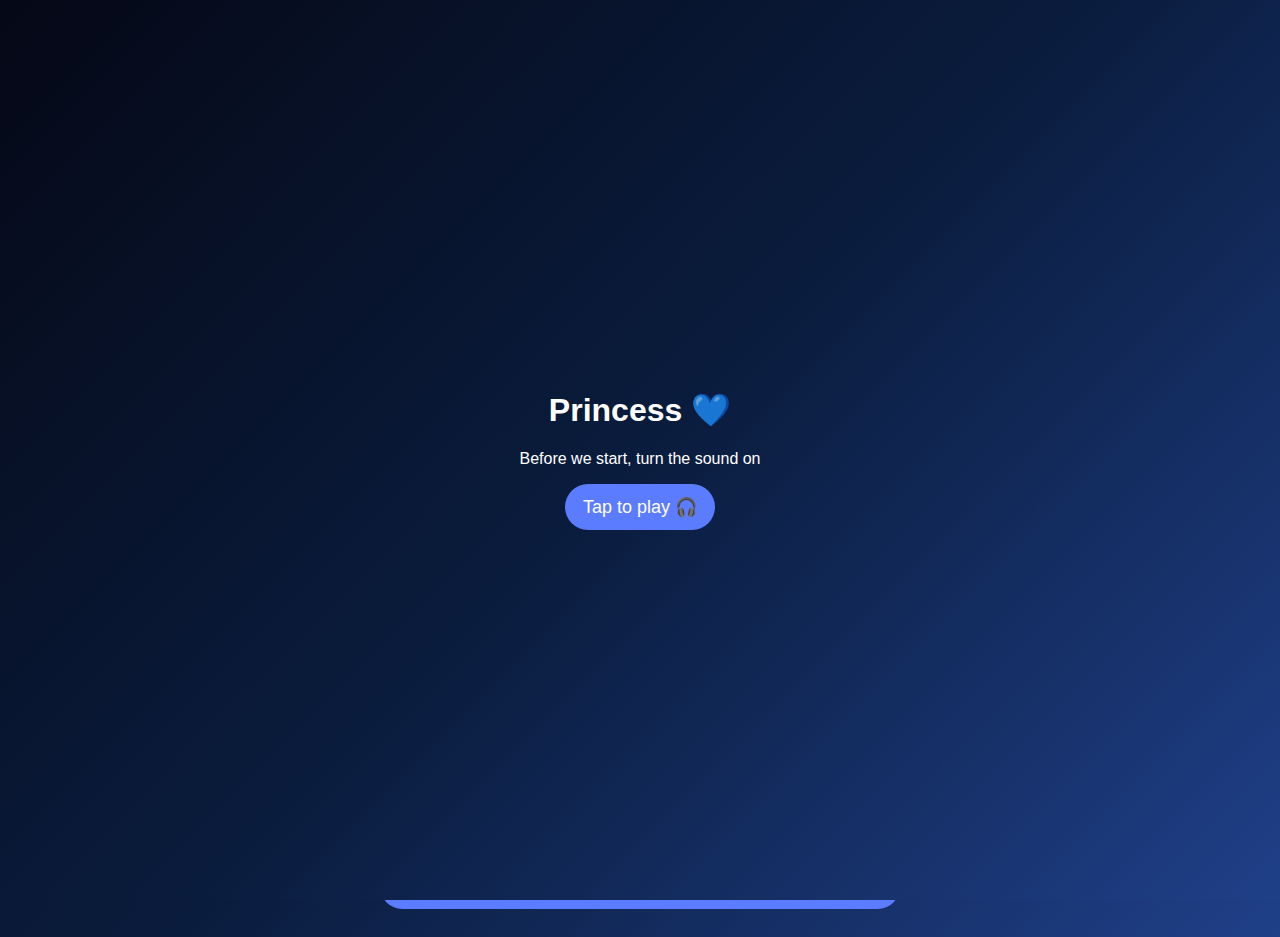
<file: index.html>
<!DOCTYPE html>
<html lang="en">
<head>
  <meta charset="UTF-8">
  <meta name="viewport" content="width=device-width, initial-scale=1.0">
  <title>For Princess 💙</title>
  <link rel="stylesheet" href="css/style.css">
</head>

<body>

  <div id="hearts"></div>

  <!-- MUSIC -->
  <audio id="music" loop>
    <source src="assets/take-you-there.mp3" type="audio/mpeg">
  </audio>

  <!-- INTRO OVERLAY -->
  <div id="intro">
    <div class="center">
      <h1>Princess 💙</h1>
      <p>Before we start, turn the sound on</p>
      <button id="startBtn" type="button">Tap to play 🎧</button>
    </div>
  </div>

  <!-- QUESTION 1 -->
  <div id="q1" class="page">
    <img src="images/q1.jpg" class="photo" alt="Q1 photo">
    <h2>When did we both start acting different around each other even if we didn’t say it out loud?</h2>

    <div class="choices">
      <button type="button" onclick="next()">June 2023</button>
      <button type="button" onclick="next()">December 2022</button>
      <button type="button" onclick="next()">February 2024</button>
      <button type="button" onclick="next()">August 2023</button>
    </div>
  </div>

  <script src="js/hearts.js"></script>
  <script src="js/intro.js"></script>
</body>
</html>
</file>
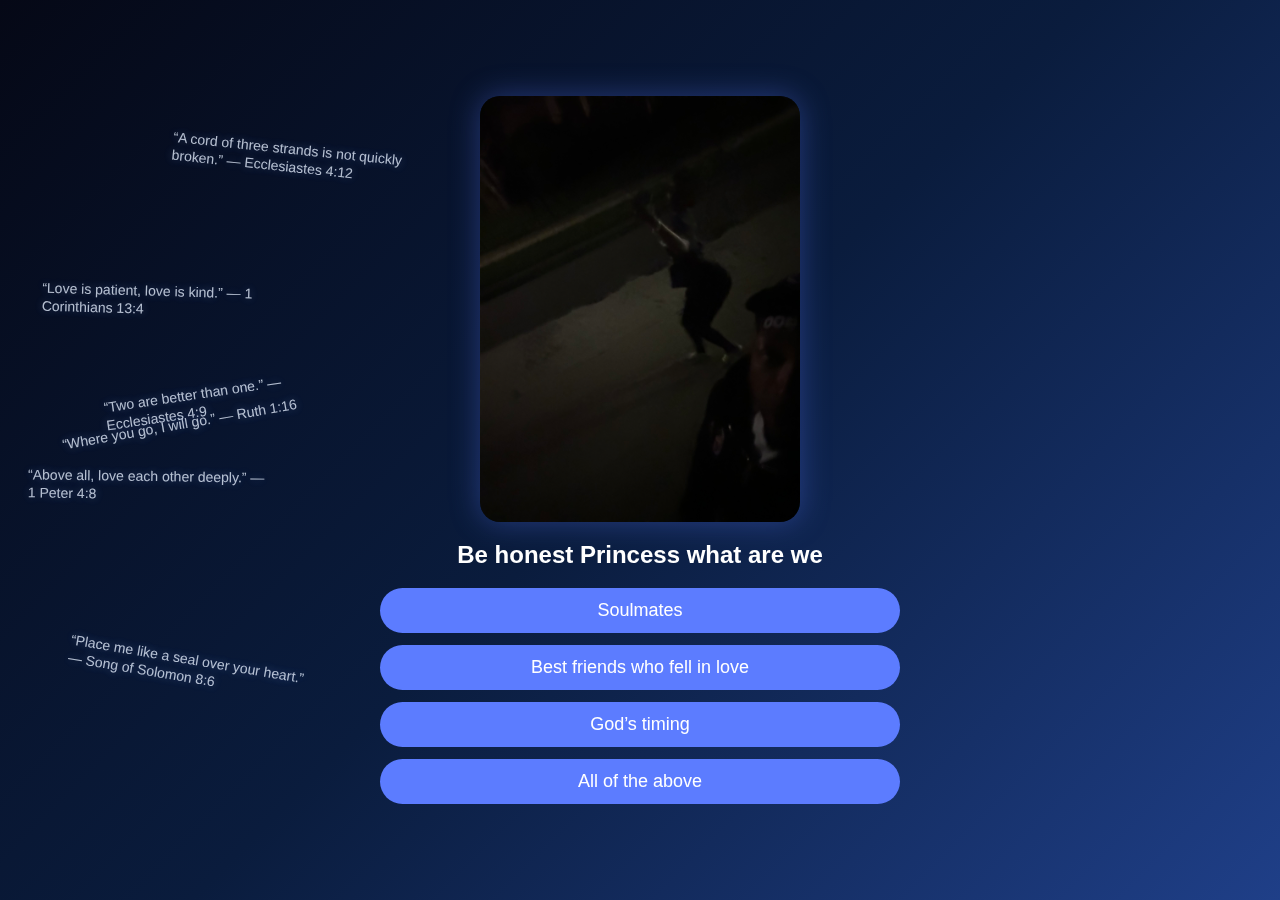
<file: q10.html>
<!DOCTYPE html>
<html lang="en">
<head>
  <meta charset="UTF-8"><meta name="viewport" content="width=device-width, initial-scale=1.0">
  <title>Q10</title>
  <link rel="stylesheet" href="css/style.css">
</head>
<body>
  <div id="quotes"></div>
  <div id="hearts"></div>

  <audio id="music" loop>
    <source src="assets/take-you-there.mp3" type="audio/mpeg">
  </audio>

  <div class="page">
    <img src="images/q10.jpg" class="photo" alt="Q10 photo">
    <h2>Be honest Princess what are we</h2>

    <div class="choices">
      <button onclick="go('q10','Soulmates','final.html')">Soulmates</button>
      <button onclick="go('q10','Best friends who fell in love','final.html')">Best friends who fell in love</button>
      <button onclick="go('q10','God’s timing','final.html')">God’s timing</button>
      <button onclick="go('q10','All of the above','final.html')">All of the above</button>
    </div>
  </div>

  <script>
    function go(q,a,next){
      localStorage.setItem(q,a);
      if (window.__saveMusicTime) window.__saveMusicTime();
      window.location.href = next;
    }
  </script>

  <script src="js/hearts.js"></script>
  <script src="js/quotes.js"></script>
  <script src="js/music.js"></script>
</body>
</html>
</file>
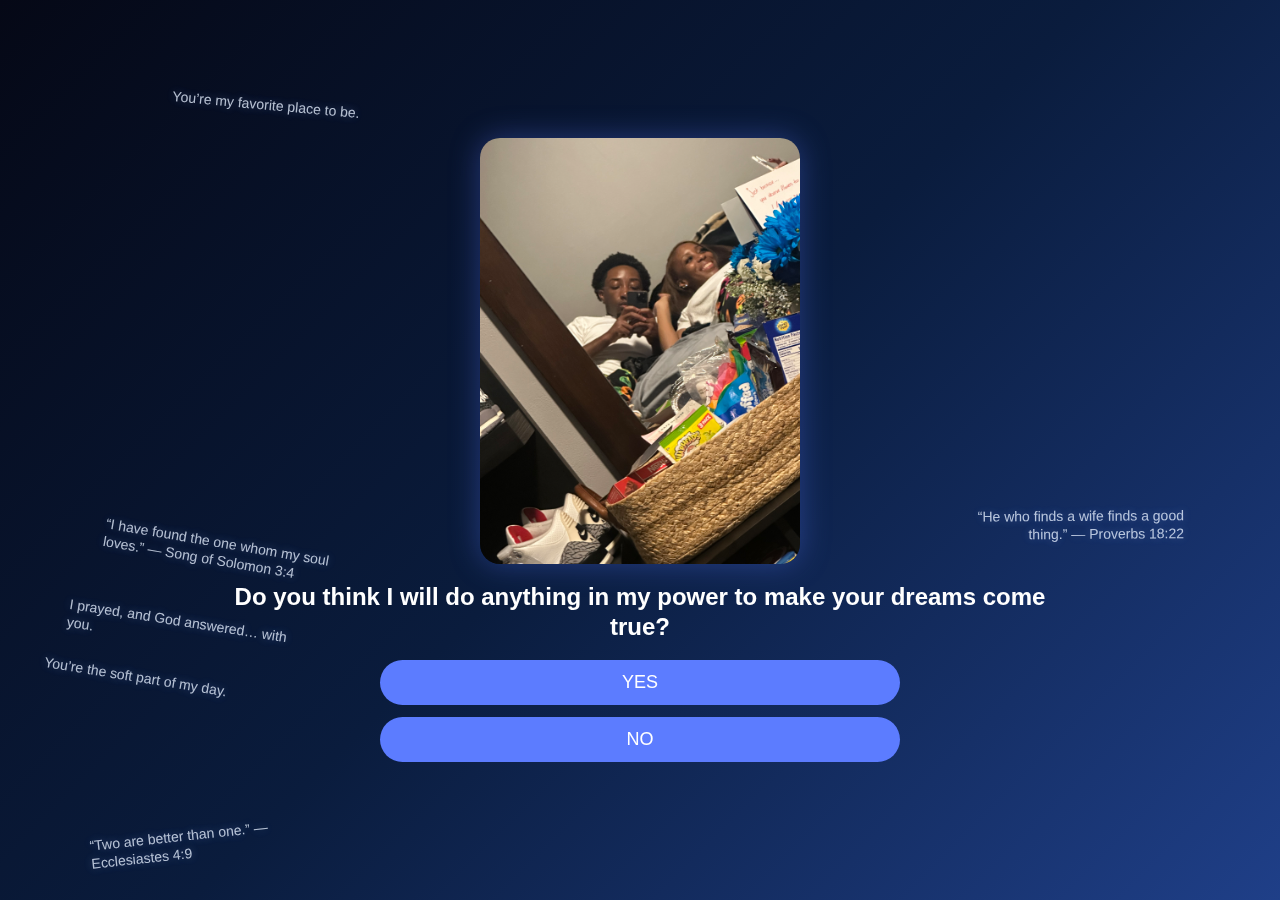
<file: q2.html>
<!DOCTYPE html>
<html lang="en">
<head>
  <meta charset="UTF-8">
  <meta name="viewport" content="width=device-width, initial-scale=1.0">
  <title>Q2</title>
  <link rel="stylesheet" href="css/style.css">
</head>

<body>
  <!-- floating layers -->
  <div id="quotes"></div>
  <div id="hearts"></div>

  <!-- IMPORTANT: SAME ID ON EVERY PAGE -->
  <audio id="music" preload="auto" loop>
    <source src="assets/take-you-there.mp3" type="audio/mpeg">
  </audio>

  <div class="page">
    <img src="images/q2.jpg" class="photo" alt="Q2 photo">

    <h2>Do you think I will do anything in my power to make your dreams come true?</h2>

    <div class="choices">
      <button onclick="go('q2','YES','q3.html')">YES</button>
      <button onclick="go('q2','NO','q3.html')">NO</button>
    </div>
  </div>

  <script>
    function go(q, a, next){
      localStorage.setItem(q, a);
      if (window.__saveMusicTime) window.__saveMusicTime();
      window.location.href = next;
    }
  </script>

  <!-- global scripts (order matters) -->
  <script src="js/hearts.js"></script>
  <script src="js/quotes.js"></script>
  <script src="js/music.js"></script>
</body>
</html>
</file>
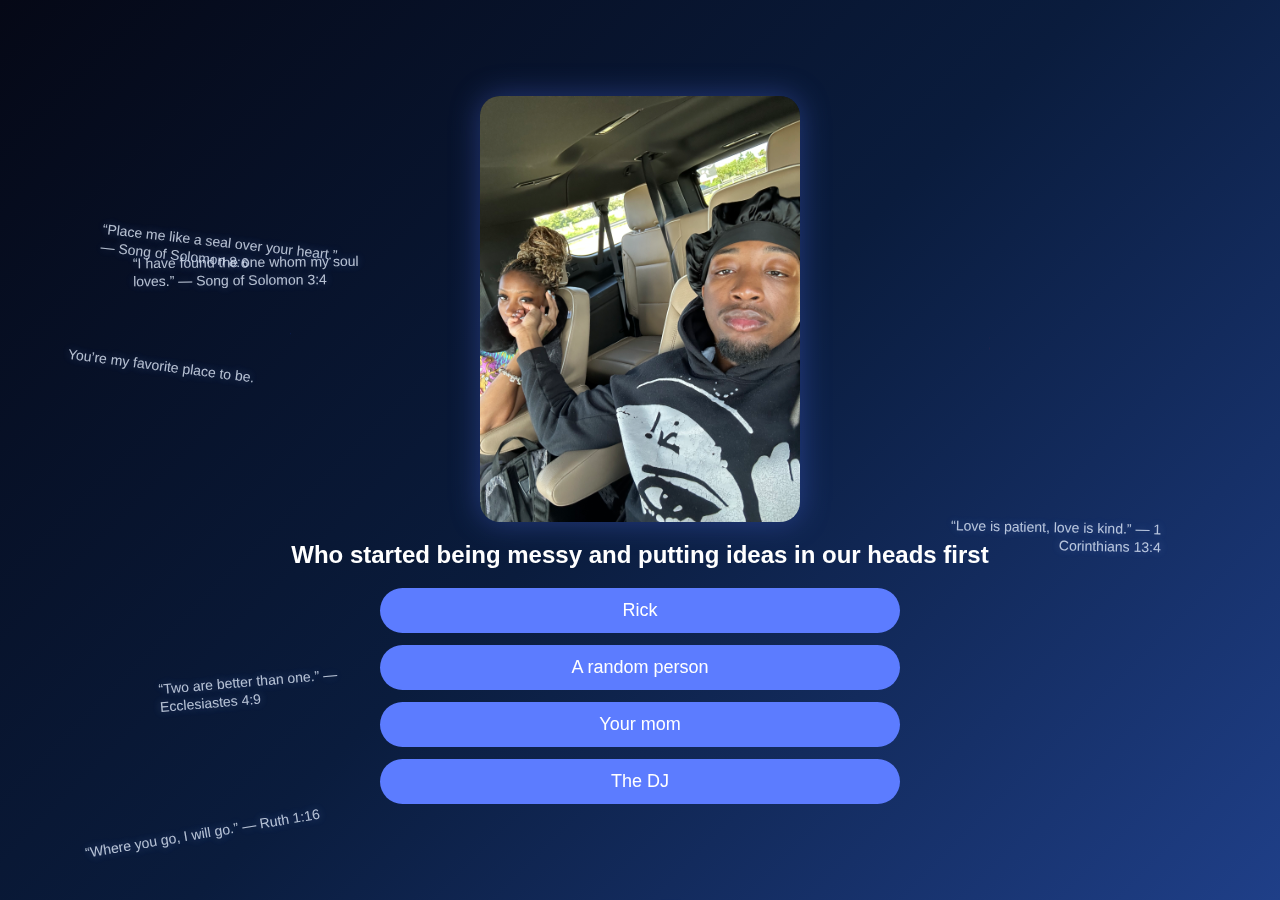
<file: q3.html>
<!DOCTYPE html>
<html lang="en">
<head>
  <meta charset="UTF-8"><meta name="viewport" content="width=device-width, initial-scale=1.0">
  <title>Q3</title>
  <link rel="stylesheet" href="css/style.css">
</head>
<body>
  <div id="hearts"></div>

  <audio id="music" loop>
    <source src="assets/take-you-there.mp3" type="audio/mpeg">
  </audio>

  <div class="page">
    <img src="images/q3.jpg" class="photo" alt="Q3 photo">
    <h2>Who started being messy and putting ideas in our heads first</h2>

    <div class="choices">
      <button onclick="go('q3','Rick','q4.html')">Rick</button>
      <button onclick="go('q3','A random person','q4.html')">A random person</button>
      <button onclick="go('q3','Your mom','q4.html')">Your mom</button>
      <button onclick="go('q3','The DJ','q4.html')">The DJ</button>
    </div>
  </div>

  <script>
    function go(q,a,next){ localStorage.setItem(q,a); window.location.href=next; }
  </script>

  <script src="js/hearts.js"></script>
  <script src="js/quotes.js"></script>
  <script src="js/music.js"></script>
</body>
</html>
</file>
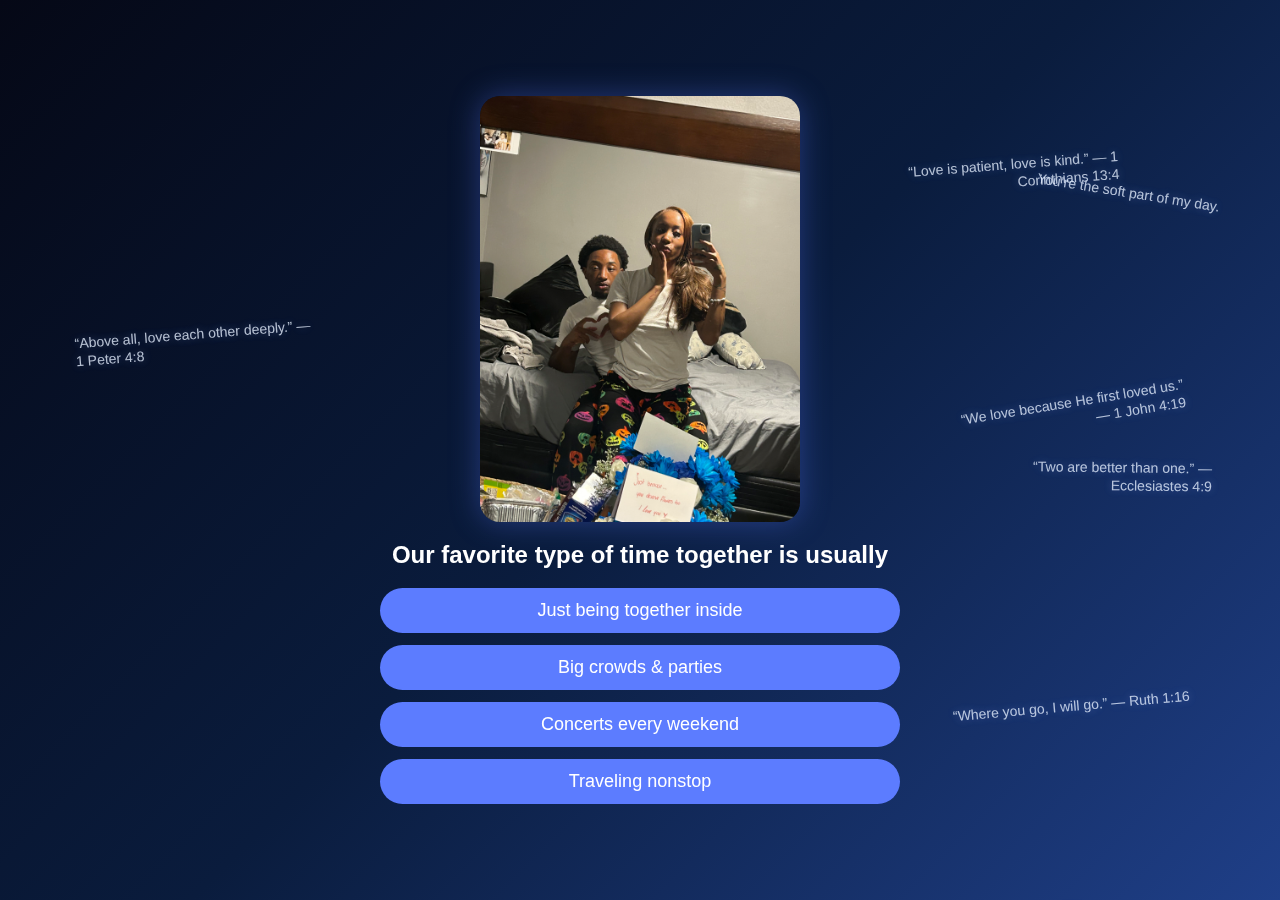
<file: q4.html>
<!DOCTYPE html>
<html lang="en">
<head>
  <meta charset="UTF-8"><meta name="viewport" content="width=device-width, initial-scale=1.0">
  <title>Q4</title>
  <link rel="stylesheet" href="css/style.css">
</head>
<body>
  <div id="quotes"></div>
  <div id="hearts"></div>

  <audio id="music" loop>
    <source src="assets/take-you-there.mp3" type="audio/mpeg">
  </audio>

  <div class="page">
    <img src="images/q4.jpg" class="photo" alt="Q4 photo">
    <h2>Our favorite type of time together is usually</h2>

    <div class="choices">
      <button onclick="go('q4','Just being together inside','q5.html')">Just being together inside</button>
      <button onclick="go('q4','Big crowds & parties','q5.html')">Big crowds & parties</button>
      <button onclick="go('q4','Concerts every weekend','q5.html')">Concerts every weekend</button>
      <button onclick="go('q4','Traveling nonstop','q5.html')">Traveling nonstop</button>
    </div>
  </div>

  <script>
    function go(q,a,next){
      localStorage.setItem(q,a);
      if (window.__saveMusicTime) window.__saveMusicTime();
      window.location.href = next;
    }
  </script>

  <script src="js/hearts.js"></script>
  <script src="js/quotes.js"></script>
  <script src="js/music.js"></script>
</body>
</html>
</file>
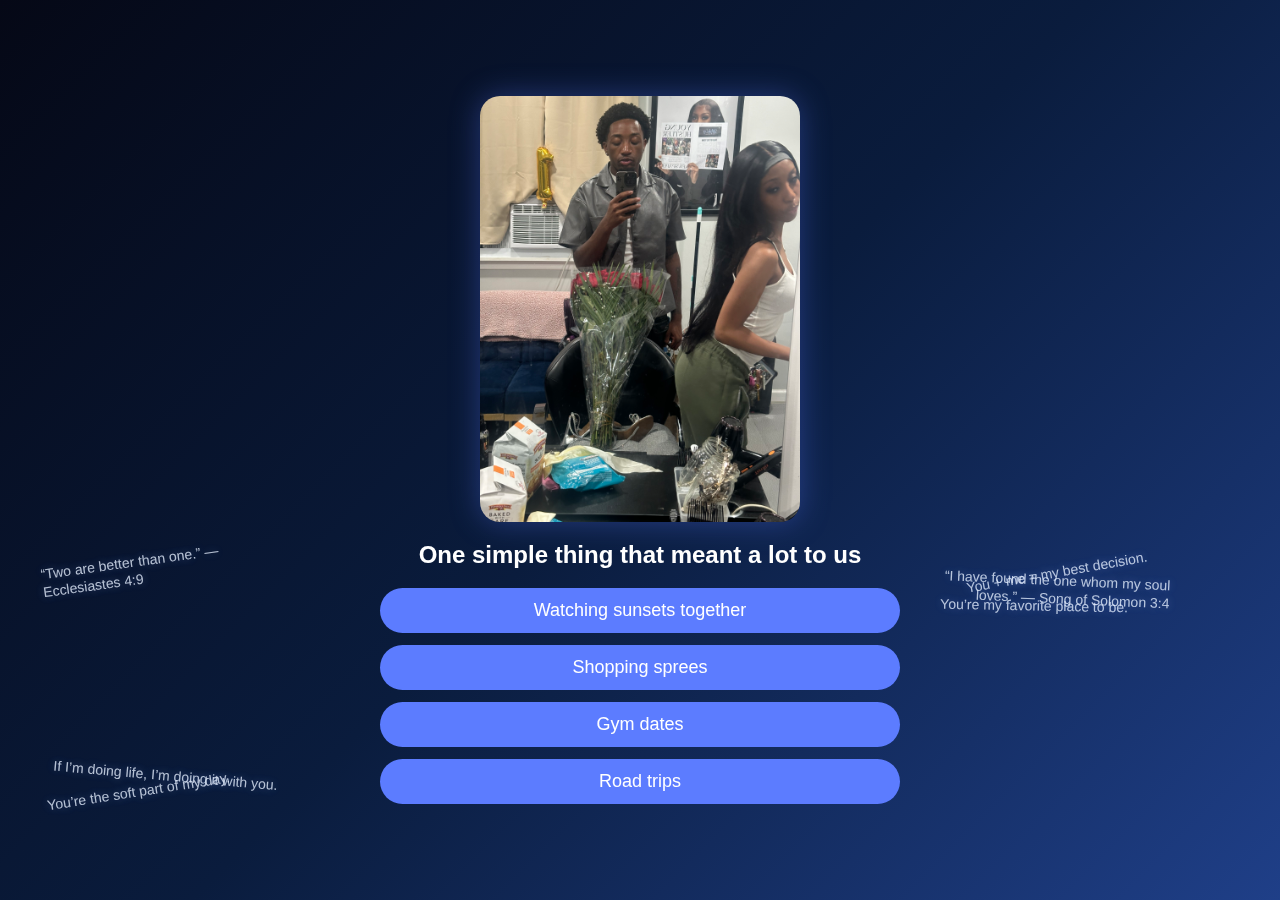
<file: q5.html>
<!DOCTYPE html>
<html lang="en">
<head>
  <meta charset="UTF-8"><meta name="viewport" content="width=device-width, initial-scale=1.0">
  <title>Q5</title>
  <link rel="stylesheet" href="css/style.css">
</head>
<body>
  <div id="hearts"></div>

  <audio id="music" loop>
    <source src="assets/take-you-there.mp3" type="audio/mpeg">
  </audio>

  <div class="page">
    <img src="images/q5.jpg" class="photo" alt="Q5 photo">
    <h2>One simple thing that meant a lot to us</h2>

    <div class="choices">
      <button onclick="go('q5','Watching sunsets together','q6.html')">Watching sunsets together</button>
      <button onclick="go('q5','Shopping sprees','q6.html')">Shopping sprees</button>
      <button onclick="go('q5','Gym dates','q6.html')">Gym dates</button>
      <button onclick="go('q5','Road trips','q6.html')">Road trips</button>
    </div>
  </div>

  <script>
    function go(q,a,next){ localStorage.setItem(q,a); window.location.href=next; }
  </script>

  <script src="js/hearts.js"></script>
  <script src="js/quotes.js"></script>
  <script src="js/music.js"></script>
</body>
</html>
</file>
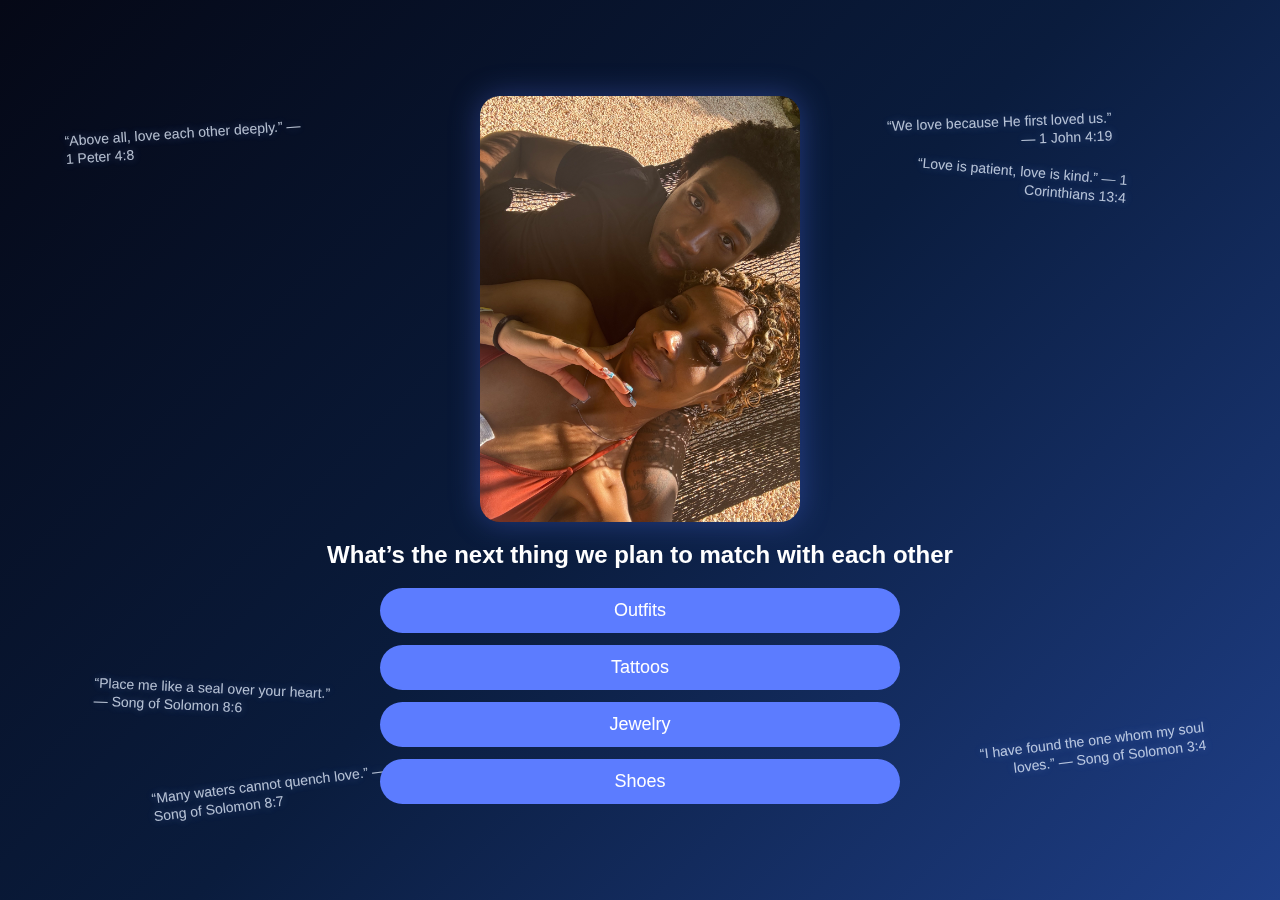
<file: q6.html>
<!DOCTYPE html>
<html lang="en">
<head>
  <meta charset="UTF-8"><meta name="viewport" content="width=device-width, initial-scale=1.0">
  <title>Q6</title>
  <link rel="stylesheet" href="css/style.css">
</head>
<body>
  <div id="quotes"></div>
  <div id="hearts"></div>

  <audio id="music" loop>
    <source src="assets/take-you-there.mp3" type="audio/mpeg">
  </audio>

  <div class="page">
    <img src="images/q6.jpg" class="photo" alt="Q6 photo">
    <h2>What’s the next thing we plan to match with each other</h2>

    <div class="choices">
      <button onclick="go('q6','Outfits','q7.html')">Outfits</button>
      <button onclick="go('q6','Tattoos','q7.html')">Tattoos</button>
      <button onclick="go('q6','Jewelry','q7.html')">Jewelry</button>
      <button onclick="go('q6','Shoes','q7.html')">Shoes</button>
    </div>
  </div>

  <script>
    function go(q,a,next){
      localStorage.setItem(q,a);
      if (window.__saveMusicTime) window.__saveMusicTime();
      window.location.href = next;
    }
  </script>

  <script src="js/hearts.js"></script>
  <script src="js/quotes.js"></script>
  <script src="js/music.js"></script>
</body>
</html>
</file>
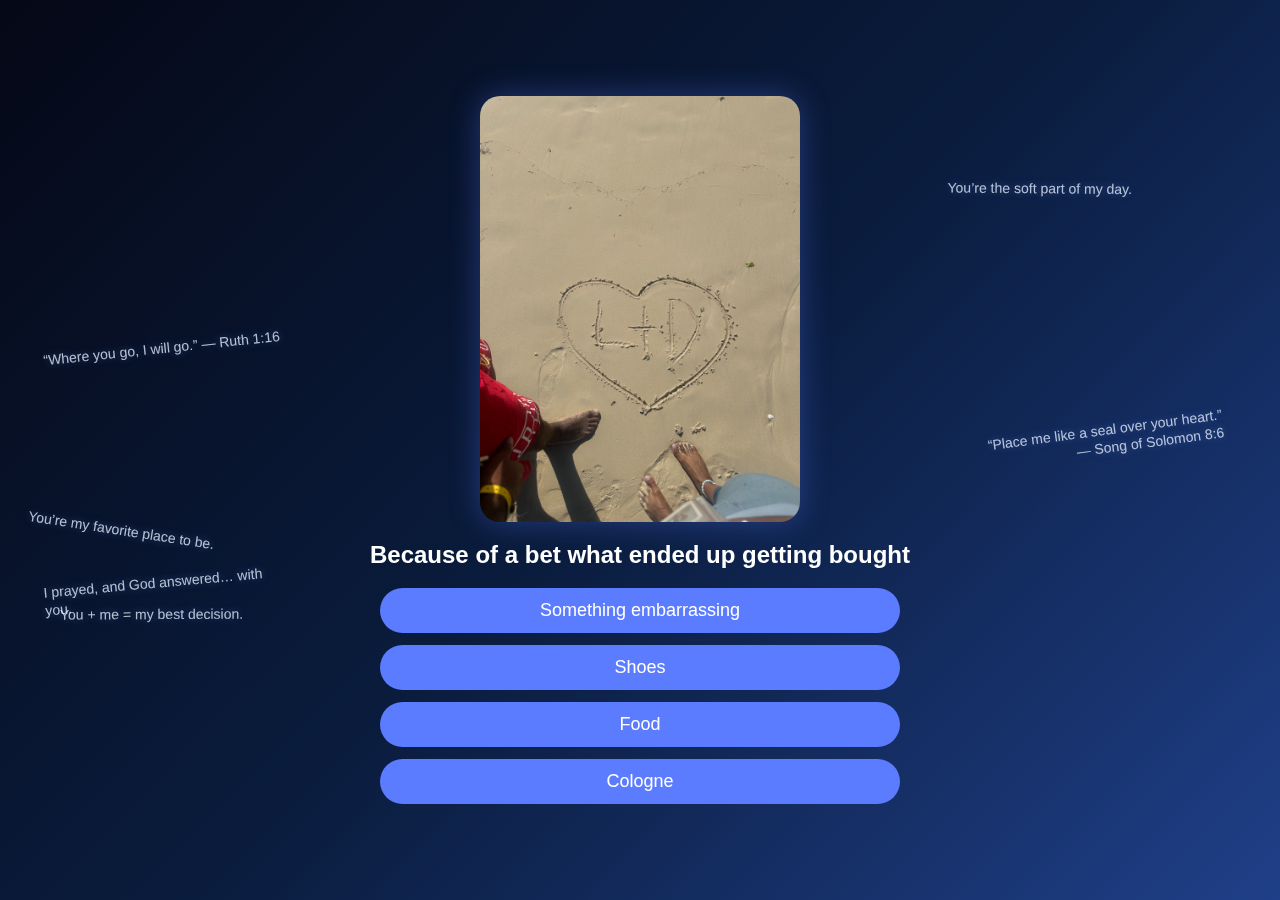
<file: q7.html>
<!DOCTYPE html>
<html lang="en">
<head>
  <meta charset="UTF-8"><meta name="viewport" content="width=device-width, initial-scale=1.0">
  <title>Q7</title>
  <link rel="stylesheet" href="css/style.css">
</head>
<body>
  <div id="hearts"></div>

  <audio id="music" loop>
    <source src="assets/take-you-there.mp3" type="audio/mpeg">
  </audio>

  <div class="page">
    <img src="images/q7.jpg" class="photo" alt="Q7 photo">
    <h2>Because of a bet what ended up getting bought</h2>

    <div class="choices">
      <button onclick="go('q7','Something embarrassing','q8.html')">Something embarrassing</button>
      <button onclick="go('q7','Shoes','q8.html')">Shoes</button>
      <button onclick="go('q7','Food','q8.html')">Food</button>
      <button onclick="go('q7','Cologne','q8.html')">Cologne</button>
    </div>
  </div>

  <script>
    function go(q,a,next){ localStorage.setItem(q,a); window.location.href=next; }
  </script>

  <script src="js/hearts.js"></script>
  <script src="js/quotes.js"></script>
  <script src="js/music.js"></script>
</body>
</html>
</file>
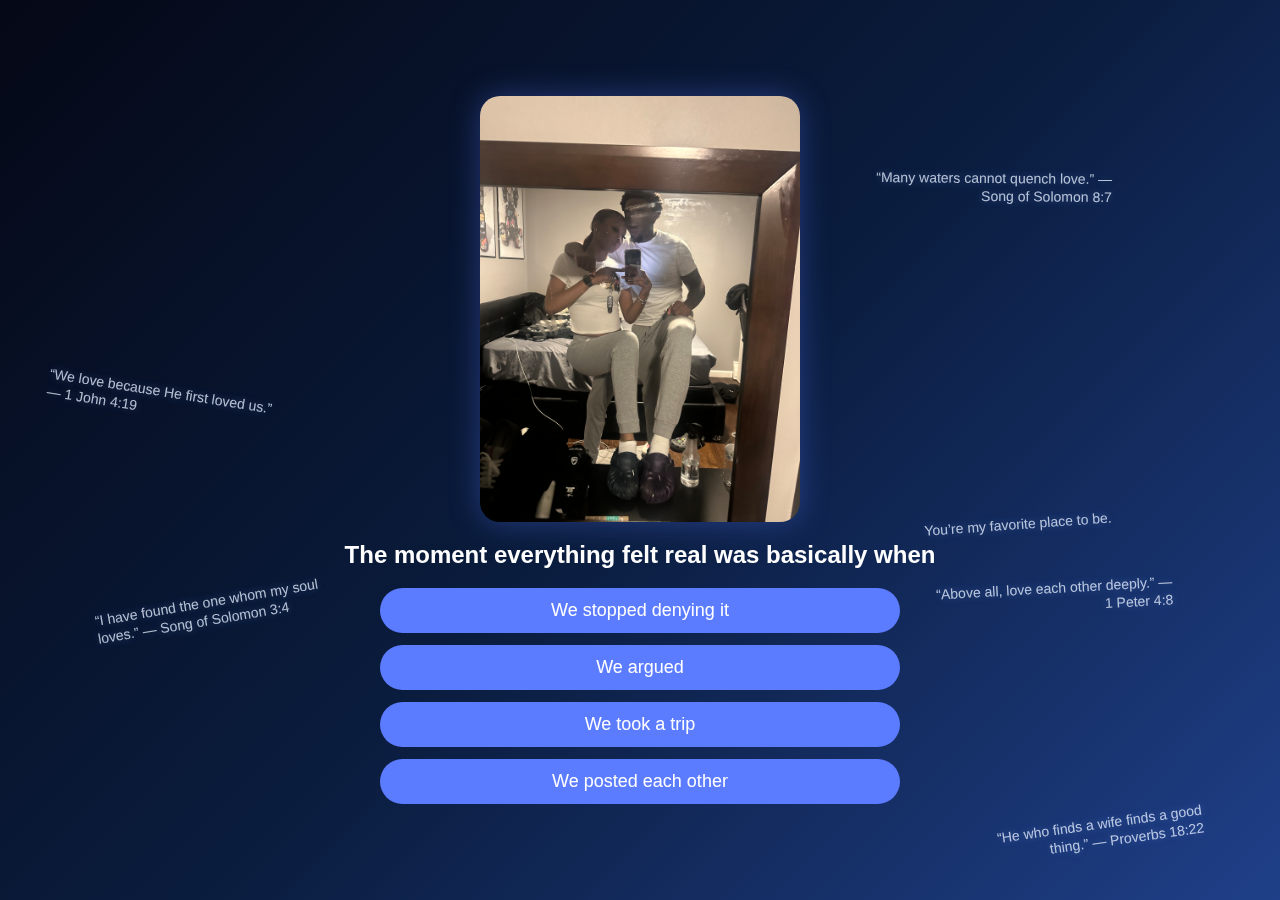
<file: q8.html>
<!DOCTYPE html>
<html lang="en">
<head>
  <meta charset="UTF-8"><meta name="viewport" content="width=device-width, initial-scale=1.0">
  <title>Q8</title>
  <link rel="stylesheet" href="css/style.css">
</head>
<body>
  <div id="hearts"></div>

  <audio id="music" loop>
    <source src="assets/take-you-there.mp3" type="audio/mpeg">
  </audio>

  <div class="page">
    <img src="images/q8.jpg" class="photo" alt="Q8 photo">
    <h2>The moment everything felt real was basically when</h2>

    <div class="choices">
      <button onclick="go('q8','We stopped denying it','q9.html')">We stopped denying it</button>
      <button onclick="go('q8','We argued','q9.html')">We argued</button>
      <button onclick="go('q8','We took a trip','q9.html')">We took a trip</button>
      <button onclick="go('q8','We posted each other','q9.html')">We posted each other</button>
    </div>
  </div>

  <script>
    function go(q,a,next){ localStorage.setItem(q,a); window.location.href=next; }
  </script>

  <script src="js/hearts.js"></script>
  <script src="js/quotes.js"></script>
  <script src="js/music.js"></script>
</body>
</html>
</file>
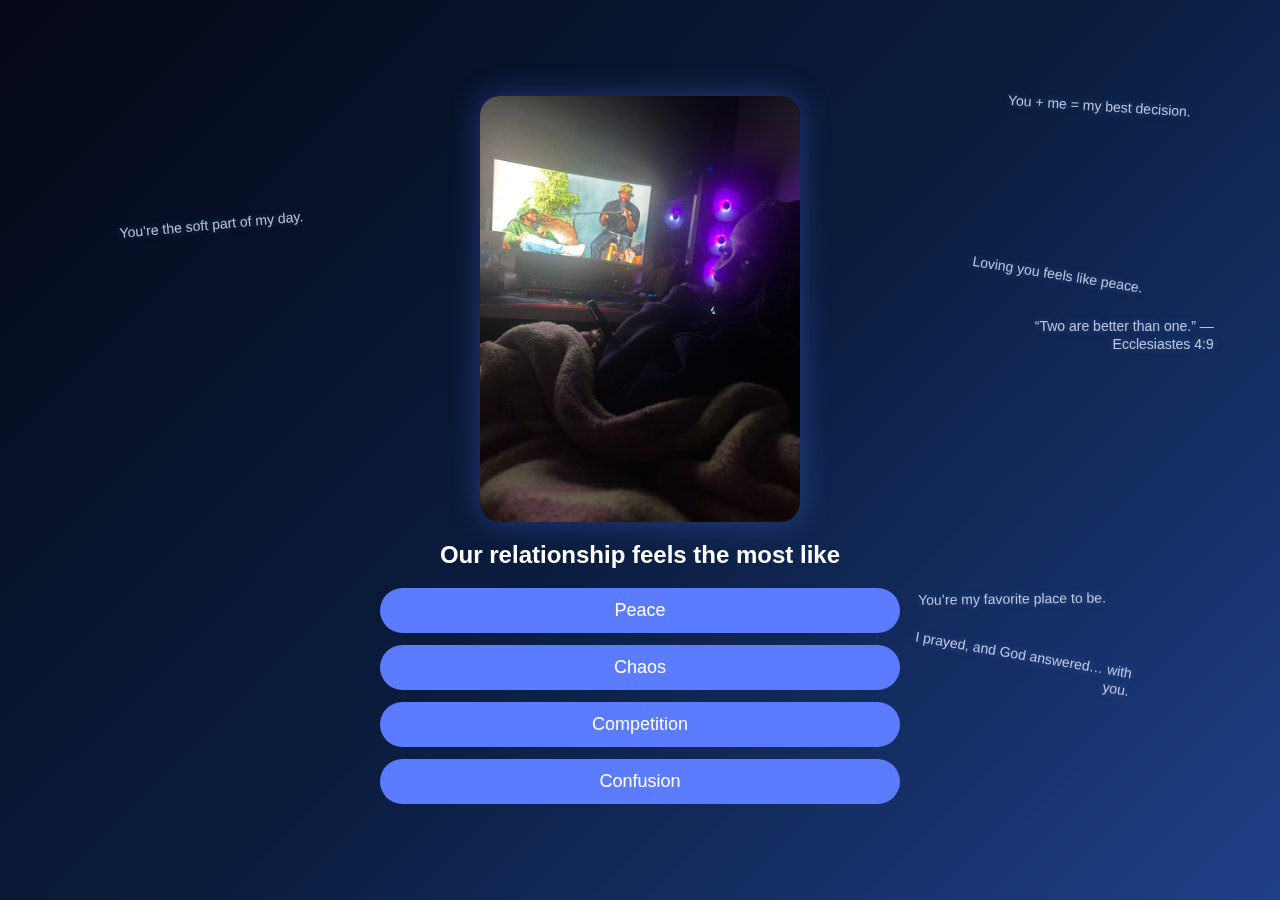
<file: q9.html>
<!DOCTYPE html>
<html lang="en">
<head>
  <meta charset="UTF-8"><meta name="viewport" content="width=device-width, initial-scale=1.0">
  <title>Q9</title>
  <link rel="stylesheet" href="css/style.css">
</head>
<body>
  <div id="hearts"></div>

  <audio id="music" loop>
    <source src="assets/take-you-there.mp3" type="audio/mpeg">
  </audio>

  <div class="page">
    <img src="images/q9.jpg" class="photo" alt="Q9 photo">
    <h2>Our relationship feels the most like</h2>

    <div class="choices">
      <button onclick="go('q9','Peace','q10.html')">Peace</button>
      <button onclick="go('q9','Chaos','q10.html')">Chaos</button>
      <button onclick="go('q9','Competition','q10.html')">Competition</button>
      <button onclick="go('q9','Confusion','q10.html')">Confusion</button>
    </div>
  </div>

  <script>
    function go(q,a,next){ localStorage.setItem(q,a); window.location.href=next; }
  </script>

  <script src="js/hearts.js"></script>
  <script src="js/quotes.js"></script>
  <script src="js/music.js"></script>
</body>
</html>
</file>
<file: css/style.css>
/* =========================
   GLOBAL BACKGROUND + BASE
   ========================= */
body{
  margin:0;
  font-family: Arial, Helvetica, sans-serif;
  background: linear-gradient(135deg,#050816,#0a1c3d,#1f3f88);
  color:white;
  text-align:center;
  overflow:hidden;
}

button{
  padding:12px 18px;
  border:none;
  border-radius:30px;
  background:#5c7cff;
  color:white;
  font-size:18px;
  cursor:pointer;
}

/* =========================
   QUESTION PAGE CENTERING
   ========================= */
.page{
  min-height:100vh;
  display:flex;
  flex-direction:column;
  justify-content:center;
  align-items:center;
  gap:18px;
  padding:28px 16px;
  box-sizing:border-box;
  position:relative;
  z-index:100; /* keep above quotes */
}

h2{
  max-width:820px;
  line-height:1.25;
  margin:0;
}

.choices{
  display:flex;
  flex-direction:column;
  gap:12px;
  width:min(520px, 92vw);
}

.photo{
  width:min(320px, 85vw);
  border-radius:20px;
  box-shadow:0 0 30px rgba(92,124,255,.35);
}

/* =========================
   INTRO OVERLAY + BURN
   ========================= */
#intro{
  position:fixed;
  inset:0;
  background: linear-gradient(135deg,#050816,#0a1c3d,#1f3f88);
  display:flex;
  justify-content:center;
  align-items:center;
  z-index:10000;
}

.center{
  max-width:520px;
  padding:20px;
}

#intro.burn{
  animation: fadeOut 2.1s forwards;
}

@keyframes fadeOut{
  0% { opacity:1; }
  100% { opacity:0; }
}

#intro::before{
  content:"";
  position:absolute;
  inset:0;
  opacity:0;
  pointer-events:none;
}

#intro::after{
  content:"";
  position:absolute;
  left:50%;
  top:50%;
  width:20px;
  height:20px;
  transform:translate(-50%,-50%);
  border-radius:999px;
  opacity:0;
  pointer-events:none;
}

#intro.burn::before{
  opacity:1;
  background: radial-gradient(circle at center,
    transparent 0%,
    transparent var(--r, 0%),
    rgba(0,0,0,0.92) calc(var(--r, 0%) + 1%),
    rgba(0,0,0,0.98) 100%);
  animation: holeGrow 2s forwards;
}

#intro.burn::after{
  opacity:1;
  box-shadow:
    0 0 25px rgba(255,180,80,.95),
    0 0 55px rgba(255,120,40,.75),
    0 0 85px rgba(255,60,0,.55);
  animation: ringGrow 2s forwards;
}

@keyframes holeGrow{
  0%   { --r: 0%; }
  100% { --r: 160%; }
}

@keyframes ringGrow{
  0%   { width:18px; height:18px; filter:blur(0px); }
  100% { width:1600px; height:1600px; filter:blur(1.4px); }
}

/* =========================
   FLOATING HEARTS
   ========================= */
#hearts{
  position:fixed;
  inset:0;
  pointer-events:none;
  z-index:999;
  overflow:hidden;
}

.heart{
  position:absolute;
  bottom:-40px;
  color: rgba(180, 205, 255, 0.95);
  opacity: .9;
  animation: floatUp linear forwards;
  text-shadow: 0 0 12px rgba(140,170,255,.6);
}

.heart::before{
  content:"❤";
  display:block;
}

@keyframes floatUp{
  0%{
    transform: translateX(0) translateY(0) scale(1);
    opacity:0;
  }
  15%{ opacity:.9; }
  100%{
    transform: translateX(var(--drift)) translateY(-115vh) scale(1.25);
    opacity:0;
  }
}

/* =========================
   QUOTES LAYER
   ========================= */
#quotes{
  position:fixed;
  inset:0;
  pointer-events:none;
  z-index:50;
}

.quote{
  position:absolute;
  width:min(240px, 38vw);
  font-size:14px;
  opacity:.85;
  color: rgba(230,240,255,0.92);
  text-shadow: 0 0 10px rgba(140,170,255,.45);
  line-height:1.25;
}

/* =========================
   FINAL PAGE (LOCKED LAYOUT)
   ========================= */
.finalBody{
  overflow:hidden;
}

/* Background image */
.finalBg{
  position:fixed;
  inset:0;
  z-index:20;
  background-image:url("../images/final.jpg");
  background-size:cover;
  background-position:center;
  filter: brightness(0.9) saturate(1.05);
}

.finalBg::after{
  content:"";
  position:absolute;
  inset:0;
  background: radial-gradient(circle at center,
    rgba(5,8,22,0.10) 0%,
    rgba(5,8,22,0.55) 60%,
    rgba(5,8,22,0.78) 100%);
}

.finalOverlay{
  position:fixed;
  inset:0;
  display:flex;
  align-items:center;
  justify-content:center;
  padding:18px;
  z-index:120;
}

.finalCard{
  width:min(560px, 92vw);
  padding:26px 20px;
  border-radius:22px;
  background: rgba(255,255,255,0.10);
  backdrop-filter: blur(12px);
  box-shadow: 0 0 40px rgba(110,150,255,0.25);
}

.finalCard h2{
  margin:0;
  font-size:24px;
  line-height:1.2;
}

.finalBtns{
  margin-top:16px;
  display:flex;
  gap:14px;
  justify-content:center;
  flex-wrap:wrap;
}

.finalBtns button{
  width:min(220px, 80vw);
}

/* FX canvas does NOT block clicks */
#fxCanvas{
  position:fixed;
  inset:0;
  z-index:200;
  pointer-events:none;
}

/* Final message */
#finalMsg{
  position:fixed;
  left:50%;
  top:12vh;
  transform:translateX(-50%);
  z-index:300;
  opacity:0;
  font-size:22px;
  text-shadow:0 0 14px rgba(140,170,255,.6);
  transition: opacity .35s ease;
  pointer-events:none;
}
#finalMsg.show{ opacity:1; }

/* Shimmer wave */
.shimmer{
  position:fixed;
  inset:-30vh -30vw;
  z-index:230;
  pointer-events:none;
  background: radial-gradient(circle at 30% 50%,
    rgba(190,220,255,0.0) 0%,
    rgba(190,220,255,0.18) 25%,
    rgba(140,170,255,0.0) 60%);
  filter: blur(10px);
  animation: shimmerSweep 1.2s ease-out forwards;
}
@keyframes shimmerSweep{
  0%{ transform: translateX(-35vw); opacity:0; }
  10%{ opacity:1; }
  100%{ transform: translateX(35vw); opacity:0; }
}

/* Dim background when flower appears */
.dimBack{
  position:fixed;
  inset:0;
  z-index:260;
  pointer-events:none;
  background: radial-gradient(circle at center,
    rgba(5,8,22,0.10) 0%,
    rgba(5,8,22,0.55) 55%,
    rgba(5,8,22,0.80) 100%);
  opacity:0;
  animation: dimIn .9s ease forwards;
}
@keyframes dimIn{ to { opacity:1; } }

/* 3D Flower stage */
#flowerStage{
  position:fixed;
  inset:0;
  z-index:280;
  pointer-events:none;
}
#flowerStage.hidden{ display:none; }

#threeCanvas{
  width:100vw;
  height:100vh;
}

/* YES button lock-in */
#yesBtn.yesLocked{
  box-shadow: 0 0 20px rgba(150,190,255,.65), 0 0 55px rgba(140,160,255,.35);
  transform: scale(1.06);

}
</file>
